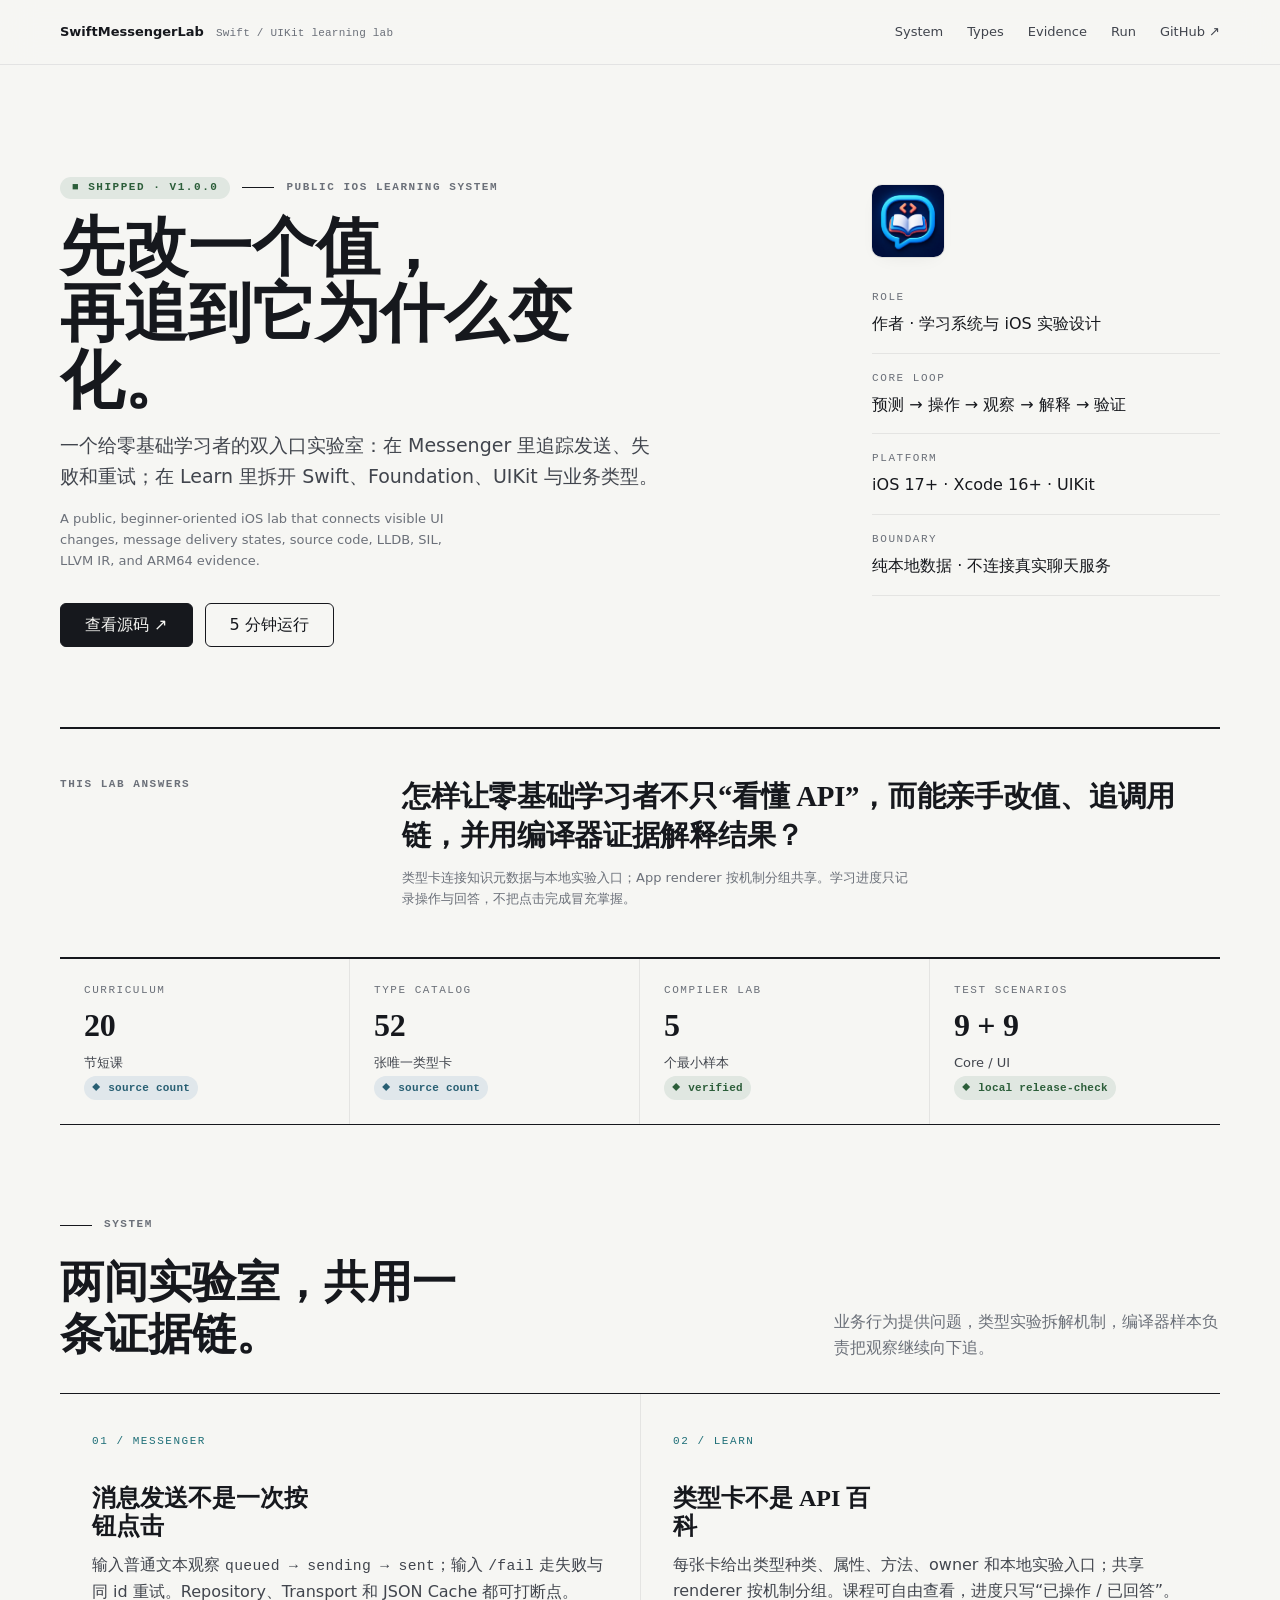
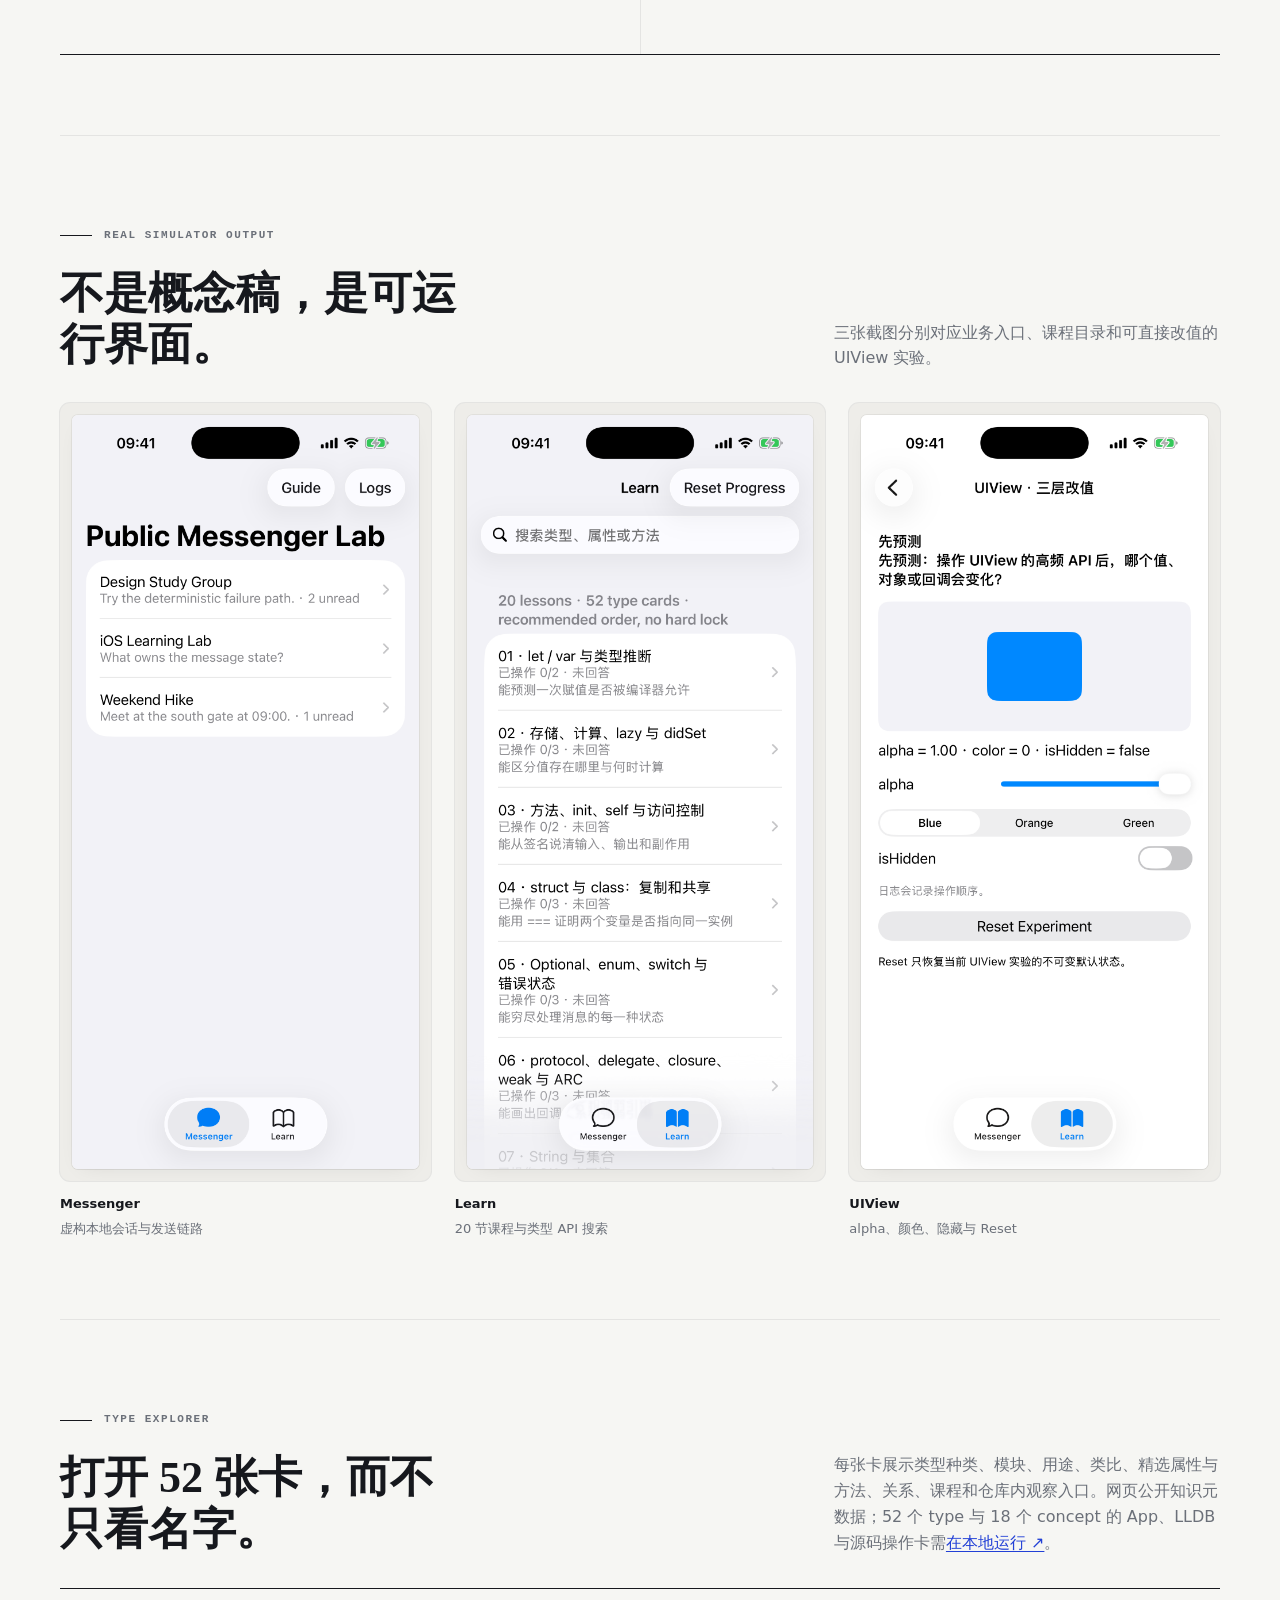
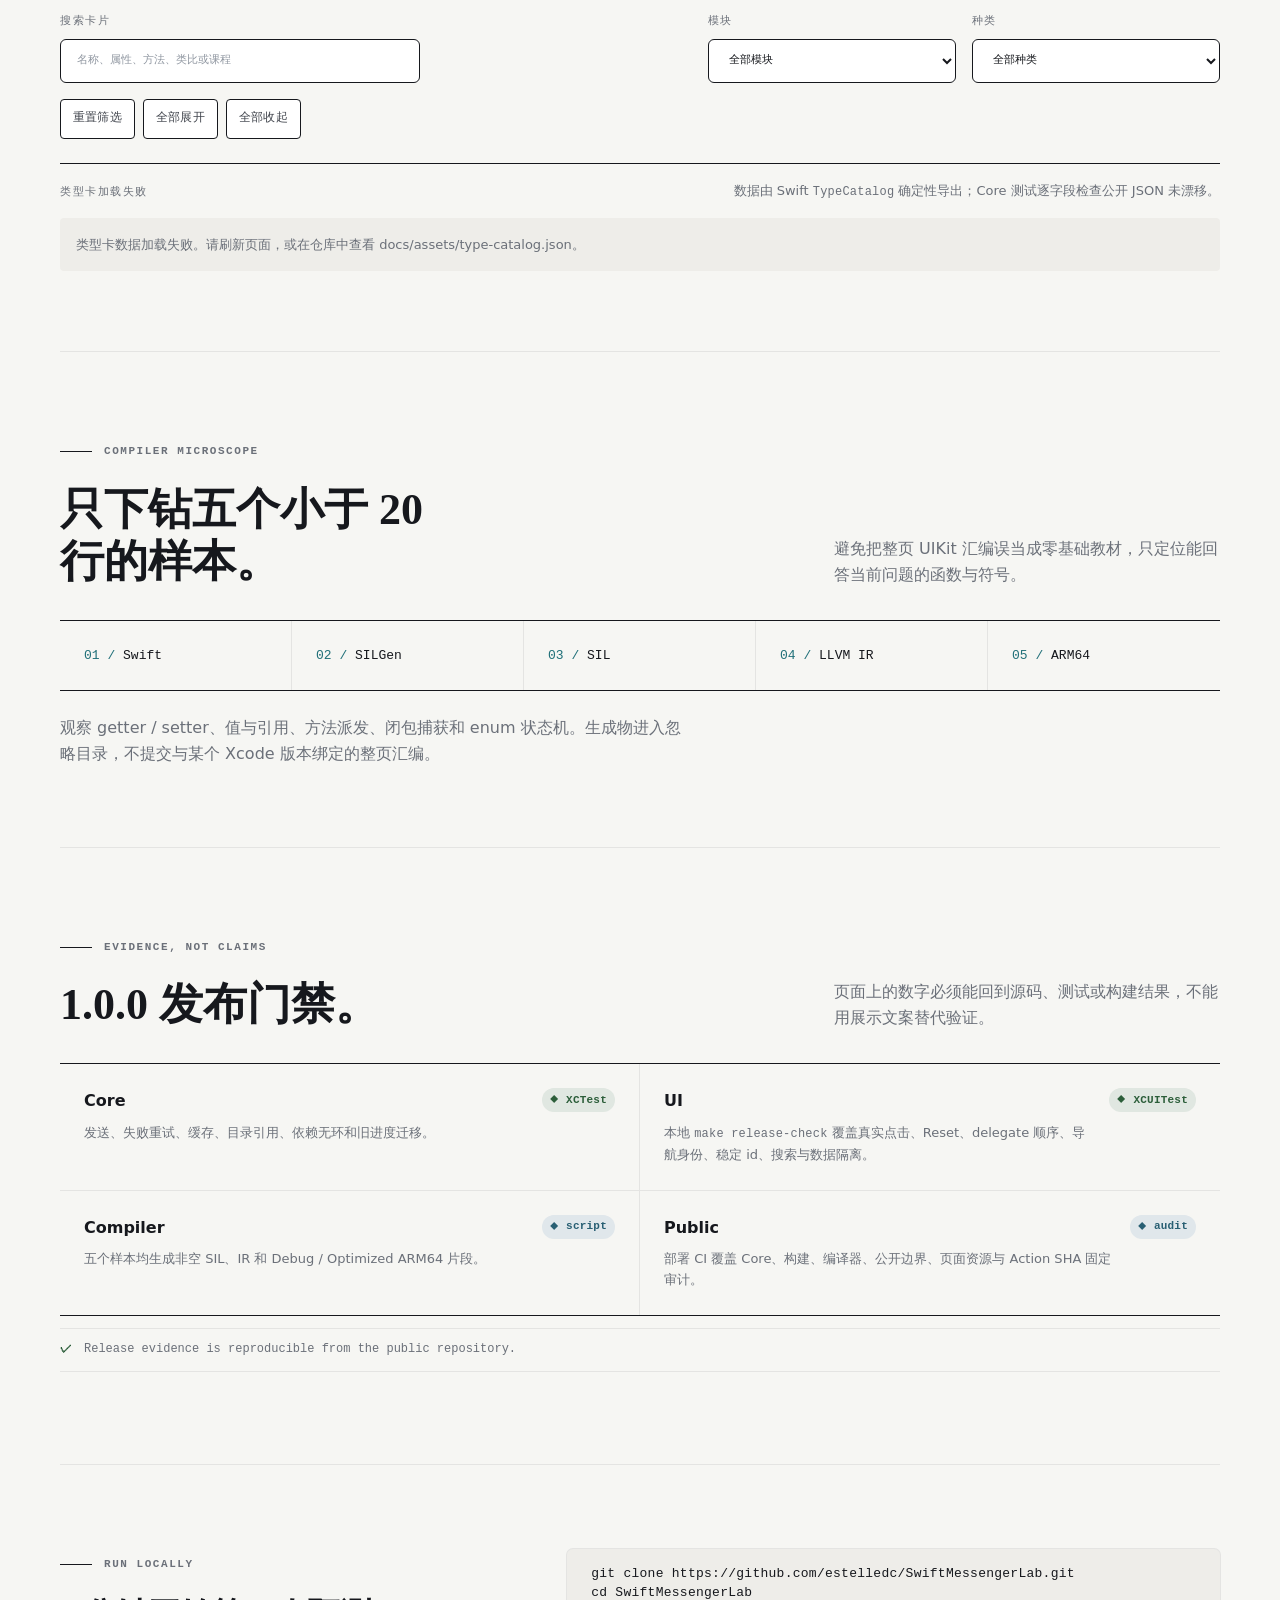
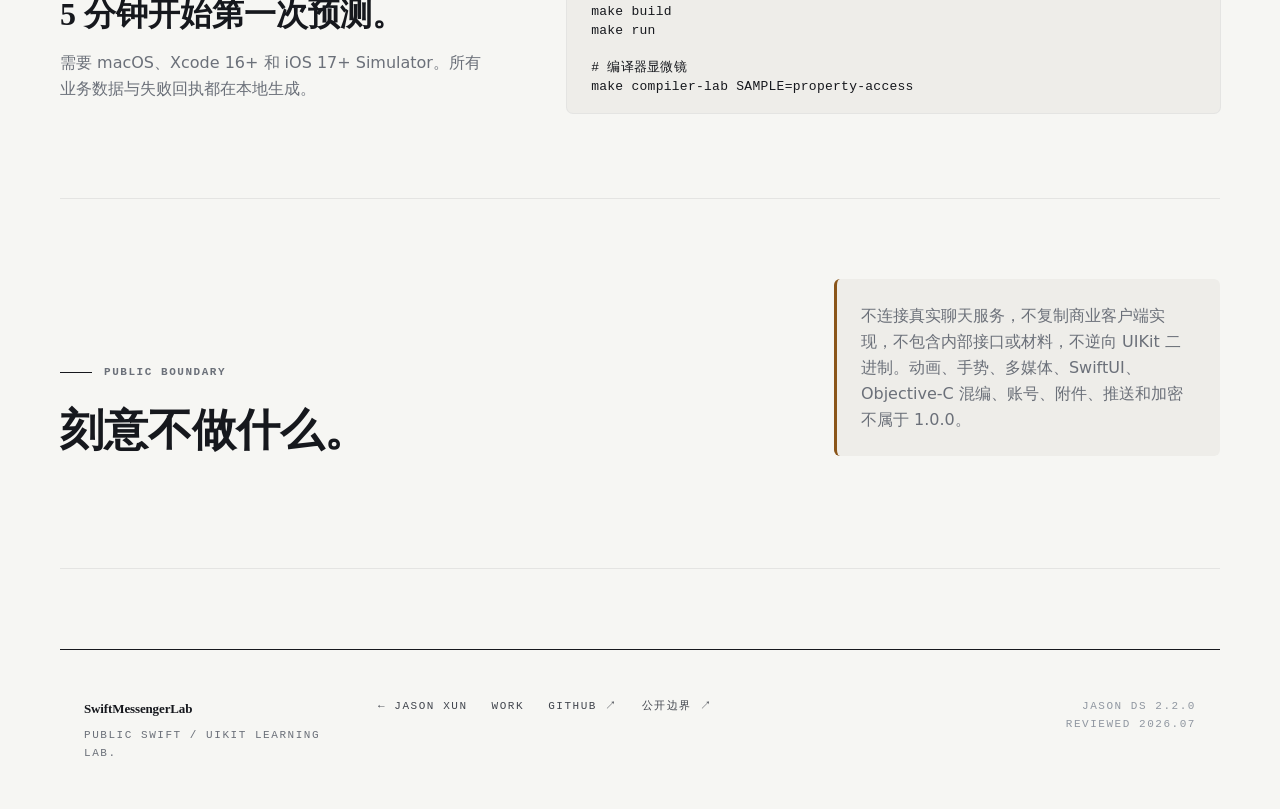
<file: docs/index.html>
<!doctype html>
<html lang="zh-CN">
<head>
  <meta charset="utf-8">
  <meta name="viewport" content="width=device-width, initial-scale=1">
  <meta name="theme-color" content="#f6f6f3">
  <title>SwiftMessengerLab｜Swift / UIKit 类型与 IM 业务实验室</title>
  <meta name="description" content="面向零基础学习者的公开 Swift、Foundation、UIKit 与 IM 业务实验室：可搜索展开 52 张类型卡，连接 20 节短课和 5 个编译器显微镜样本。">
  <link rel="canonical" href="https://estelledc.github.io/SwiftMessengerLab/">
  <link rel="icon" type="image/png" href="assets/favicon.png">
  <link rel="stylesheet" href="assets/jx/tokens.css">
  <link rel="stylesheet" href="assets/jx/base.css">
  <link rel="stylesheet" href="assets/jx/components.css">
  <link rel="stylesheet" href="assets/style.css">
  <meta property="og:type" content="website">
  <meta property="og:locale" content="zh_CN">
  <meta property="og:site_name" content="Jason Xun">
  <meta property="og:title" content="SwiftMessengerLab｜类型与业务实验室">
  <meta property="og:description" content="展开 52 张类型卡，从改一个属性，到追踪一次消息发送，再到观察 SIL 与 ARM64。">
  <meta property="og:url" content="https://estelledc.github.io/SwiftMessengerLab/">
  <meta property="og:image" content="https://estelledc.github.io/SwiftMessengerLab/assets/og-image.png">
  <meta property="og:image:width" content="1200">
  <meta property="og:image:height" content="630">
  <meta property="og:image:alt" content="SwiftMessengerLab 类型、消息状态和编译器证据概览">
  <meta name="twitter:card" content="summary_large_image">
  <meta name="twitter:title" content="SwiftMessengerLab｜类型与业务实验室">
  <meta name="twitter:description" content="可搜索展开的 52 张类型卡、20 节短课与 5 个编译器样本。">
  <meta name="twitter:image" content="https://estelledc.github.io/SwiftMessengerLab/assets/og-image.png">
</head>
<body data-lessons="20" data-types="52" data-samples="5">
  <a class="jx-skip-link" href="#main">跳到主要内容</a>
  <header class="jx-site-header" aria-label="站点导航">
    <div class="jx-site-header__inner">
      <a class="jx-site-header__identity" href="#top" aria-label="SwiftMessengerLab 首页">
        <strong>SwiftMessengerLab</strong><span>Swift / UIKit learning lab</span>
      </a>
      <nav class="jx-site-nav" aria-label="主导航">
        <div class="jx-site-nav__links"><a href="#system">System</a><a href="#types">Types</a><a href="#evidence">Evidence</a><a href="#run">Run</a><a href="https://github.com/estelledc/SwiftMessengerLab" target="_blank" rel="noopener">GitHub ↗</a></div>
        <details class="jx-site-nav__menu"><summary>Menu</summary><nav aria-label="移动导航"><a href="#system">System</a><a href="#types">Types</a><a href="#evidence">Evidence</a><a href="#run">Run</a><a href="https://github.com/estelledc/SwiftMessengerLab" target="_blank" rel="noopener">GitHub ↗</a></nav></details>
      </nav>
    </div>
  </header>

  <main id="main">
    <article>
      <header class="lab-hero jx-container" id="top">
        <div>
          <div class="lab-kicker"><span class="jx-chip" data-state="shipped">Shipped · v1.0.0</span><span class="jx-eyebrow"><span class="jx-eyebrow__rule"></span>Public iOS learning system</span></div>
          <h1>先改一个值，<br>再追到它为什么变化。</h1>
          <p class="lab-lede">一个给零基础学习者的双入口实验室：在 Messenger 里追踪发送、失败和重试；在 Learn 里拆开 Swift、Foundation、UIKit 与业务类型。</p>
          <p class="lab-summary-en" lang="en">A public, beginner-oriented iOS lab that connects visible UI changes, message delivery states, source code, LLDB, SIL, LLVM IR, and ARM64 evidence.</p>
          <div class="lab-actions"><a class="jx-action" href="https://github.com/estelledc/SwiftMessengerLab" target="_blank" rel="noopener">查看源码 ↗</a><a class="jx-action jx-action--secondary" href="#run">5 分钟运行</a></div>
        </div>
        <aside class="lab-facts" aria-label="项目事实">
          <img class="lab-mark" src="assets/app-icon.png" width="1024" height="1024" alt="由对话气泡、代码括号和书本组成的项目图标">
          <dl><div><dt>Role</dt><dd>作者 · 学习系统与 iOS 实验设计</dd></div><div><dt>Core loop</dt><dd>预测 → 操作 → 观察 → 解释 → 验证</dd></div><div><dt>Platform</dt><dd>iOS 17+ · Xcode 16+ · UIKit</dd></div><div><dt>Boundary</dt><dd>纯本地数据 · 不连接真实聊天服务</dd></div></dl>
        </aside>
      </header>

      <aside class="jx-case-question jx-container" aria-label="本项目回答的问题">
        <p class="jx-case-question__label">This lab answers</p>
        <div><strong class="jx-case-question__prompt">怎样让零基础学习者不只“看懂 API”，而能亲手改值、追调用链，并用编译器证据解释结果？</strong><p class="jx-case-question__context">类型卡连接知识元数据与本地实验入口；App renderer 按机制分组共享。学习进度只记录操作与回答，不把点击完成冒充掌握。</p></div>
      </aside>

      <div class="jx-container">
        <ul class="jx-proof-rail" aria-label="已验证的项目规模">
          <li><span class="jx-proof-rail__label">Curriculum</span><strong class="jx-proof-rail__value">20</strong><span class="jx-proof-rail__detail">节短课</span><span class="jx-source-tag" data-source="build">source count</span></li>
          <li><span class="jx-proof-rail__label">Type catalog</span><strong class="jx-proof-rail__value">52</strong><span class="jx-proof-rail__detail">张唯一类型卡</span><span class="jx-source-tag" data-source="build">source count</span></li>
          <li><span class="jx-proof-rail__label">Compiler lab</span><strong class="jx-proof-rail__value">5</strong><span class="jx-proof-rail__detail">个最小样本</span><span class="jx-source-tag" data-source="measured">verified</span></li>
          <li><span class="jx-proof-rail__label">Test scenarios</span><strong class="jx-proof-rail__value">9 + 9</strong><span class="jx-proof-rail__detail">Core / UI</span><span class="jx-source-tag" data-source="measured">local release-check</span></li>
        </ul>
      </div>

      <section class="lab-section jx-container" id="system">
        <div class="lab-section__heading"><div><p class="jx-eyebrow"><span class="jx-eyebrow__rule"></span>System</p><h2>两间实验室，共用一条证据链。</h2></div><p>业务行为提供问题，类型实验拆解机制，编译器样本负责把观察继续向下追。</p></div>
        <div class="lab-card-grid">
          <article class="lab-card"><span class="lab-index">01 / Messenger</span><h3>消息发送不是一次按钮点击</h3><p>输入普通文本观察 <code>queued → sending → sent</code>；输入 <code>/fail</code> 走失败与同 id 重试。Repository、Transport 和 JSON Cache 都可打断点。</p></article>
          <article class="lab-card"><span class="lab-index">02 / Learn</span><h3>类型卡不是 API 百科</h3><p>每张卡给出类型种类、属性、方法、owner 和本地实验入口；共享 renderer 按机制分组。课程可自由查看，进度只写“已操作 / 已回答”。</p></article>
        </div>
      </section>

      <section class="lab-section jx-container" aria-labelledby="screens-title">
        <div class="lab-section__heading"><div><p class="jx-eyebrow"><span class="jx-eyebrow__rule"></span>Real simulator output</p><h2 id="screens-title">不是概念稿，是可运行界面。</h2></div><p>三张截图分别对应业务入口、课程目录和可直接改值的 UIView 实验。</p></div>
        <div class="lab-screen-grid">
          <figure><div class="lab-screen"><img src="assets/screenshot-messenger.png" width="1206" height="2622" alt="Messenger 会话列表真实模拟器截图" loading="lazy" decoding="async"></div><figcaption><strong>Messenger</strong><span>虚构本地会话与发送链路</span></figcaption></figure>
          <figure><div class="lab-screen"><img src="assets/screenshot-learn.png" width="1206" height="2622" alt="Learn 课程目录真实模拟器截图" loading="lazy" decoding="async"></div><figcaption><strong>Learn</strong><span>20 节课程与类型 API 搜索</span></figcaption></figure>
          <figure><div class="lab-screen"><img src="assets/screenshot-uiview.png" width="1206" height="2622" alt="UIView 白名单属性实验真实模拟器截图" loading="lazy" decoding="async"></div><figcaption><strong>UIView</strong><span>alpha、颜色、隐藏与 Reset</span></figcaption></figure>
        </div>
      </section>

      <section class="lab-section jx-container" id="types" aria-labelledby="type-title">
        <div class="lab-section__heading">
          <div><p class="jx-eyebrow"><span class="jx-eyebrow__rule"></span>Type explorer</p><h2 id="type-title">打开 52 张卡，而不只看名字。</h2></div>
          <p>每张卡展示类型种类、模块、用途、类比、精选属性与方法、关系、课程和仓库内观察入口。网页公开知识元数据；52 个 type 与 18 个 concept 的 App、LLDB 与源码操作卡需<a href="https://github.com/estelledc/SwiftMessengerLab/blob/main/docs/experiment-cards.md" target="_blank" rel="noopener">在本地运行 ↗</a>。</p>
        </div>
        <div class="lab-type-controls" aria-label="类型卡筛选">
          <label class="lab-filter lab-filter--query">搜索卡片<input id="type-filter" type="search" autocomplete="off" aria-controls="type-list" placeholder="名称、属性、方法、类比或课程"></label>
          <label class="lab-filter">模块<select id="type-module-filter" aria-controls="type-list"><option value="all">全部模块</option></select></label>
          <label class="lab-filter">种类<select id="type-kind-filter" aria-controls="type-list"><option value="all">全部种类</option></select></label>
          <div class="lab-type-actions" role="group" aria-label="类型卡视图操作">
            <button id="type-reset" class="lab-control-button" type="button">重置筛选</button>
            <button id="type-expand" class="lab-control-button" type="button">全部展开</button>
            <button id="type-collapse" class="lab-control-button" type="button">全部收起</button>
          </div>
        </div>
        <div class="lab-type-toolbar">
          <p id="type-count" class="lab-count" aria-live="polite">正在加载 52 张类型卡…</p>
          <p class="lab-type-note">数据由 Swift <code>TypeCatalog</code> 确定性导出；Core 测试逐字段检查公开 JSON 未漂移。</p>
        </div>
        <div id="type-list" class="lab-type-grid" aria-busy="true"></div>
        <noscript><p class="lab-type-empty">类型卡浏览器需要 JavaScript。也可以在仓库中直接查看 <code>docs/assets/type-catalog.json</code>。</p></noscript>
      </section>

      <section class="lab-section jx-container">
        <div class="lab-section__heading"><div><p class="jx-eyebrow"><span class="jx-eyebrow__rule"></span>Compiler microscope</p><h2>只下钻五个小于 20 行的样本。</h2></div><p>避免把整页 UIKit 汇编误当成零基础教材，只定位能回答当前问题的函数与符号。</p></div>
        <ol class="lab-pipeline" aria-label="编译器观察流水线"><li>Swift</li><li>SILGen</li><li>SIL</li><li>LLVM IR</li><li>ARM64</li></ol>
        <p class="lab-note">观察 getter / setter、值与引用、方法派发、闭包捕获和 enum 状态机。生成物进入忽略目录，不提交与某个 Xcode 版本绑定的整页汇编。</p>
      </section>

      <section class="lab-section jx-container" id="evidence">
        <div class="lab-section__heading"><div><p class="jx-eyebrow"><span class="jx-eyebrow__rule"></span>Evidence, not claims</p><h2>1.0.0 发布门禁。</h2></div><p>页面上的数字必须能回到源码、测试或构建结果，不能用展示文案替代验证。</p></div>
        <ul class="lab-evidence-list"><li><div><strong>Core</strong><p>发送、失败重试、缓存、目录引用、依赖无环和旧进度迁移。</p></div><span class="jx-source-tag" data-source="measured">XCTest</span></li><li><div><strong>UI</strong><p>本地 <code>make release-check</code> 覆盖真实点击、Reset、delegate 顺序、导航身份、稳定 id、搜索与数据隔离。</p></div><span class="jx-source-tag" data-source="measured">XCUITest</span></li><li><div><strong>Compiler</strong><p>五个样本均生成非空 SIL、IR 和 Debug / Optimized ARM64 片段。</p></div><span class="jx-source-tag" data-source="build">script</span></li><li><div><strong>Public</strong><p>部署 CI 覆盖 Core、构建、编译器、公开边界、页面资源与 Action SHA 固定审计。</p></div><span class="jx-source-tag" data-source="build">audit</span></li></ul>
        <p class="jx-verification-line">Release evidence is reproducible from the public repository.</p>
      </section>

      <section class="lab-section jx-container" id="run">
        <div class="lab-run"><div><p class="jx-eyebrow"><span class="jx-eyebrow__rule"></span>Run locally</p><h2>5 分钟开始第一次预测。</h2><p>需要 macOS、Xcode 16+ 和 iOS 17+ Simulator。所有业务数据与失败回执都在本地生成。</p></div><pre><code>git clone https://github.com/estelledc/SwiftMessengerLab.git
cd SwiftMessengerLab
make build
make run

# 编译器显微镜
make compiler-lab SAMPLE=property-access</code></pre></div>
      </section>

      <section class="lab-section jx-container">
        <div class="lab-section__heading"><div><p class="jx-eyebrow"><span class="jx-eyebrow__rule"></span>Public boundary</p><h2>刻意不做什么。</h2></div><p class="lab-limit">不连接真实聊天服务，不复制商业客户端实现，不包含内部接口或材料，不逆向 UIKit 二进制。动画、手势、多媒体、SwiftUI、Objective-C 混编、账号、附件、推送和加密不属于 1.0.0。</p></div>
      </section>
    </article>
  </main>

  <footer class="jx-footer"><div class="jx-footer__colophon"><strong>SwiftMessengerLab</strong>Public Swift / UIKit learning lab.</div><nav class="jx-footer__index" aria-label="页脚导航"><a href="https://estelledc.github.io/">← Jason Xun</a><a href="https://estelledc.github.io/work/">Work</a><a href="https://github.com/estelledc/SwiftMessengerLab">GitHub ↗</a><a href="https://github.com/estelledc/SwiftMessengerLab/blob/main/docs/public-research-boundary.md">公开边界 ↗</a></nav><div class="jx-footer__stamp">Jason DS 2.2.0<br>Reviewed 2026.07</div></footer>
  <script src="assets/app.js"></script>
</body>
</html>
</file>
<file: docs/assets/jx/tokens.css>
/* Jason DS · Tokens v2.2.0
 * SoT: dotfiles/home-claude/design-system/jx-tokens.css
 * 展示站通过 vendor copy 同步：scripts/sync-jx-to-repos.sh
 *
 * 命名空间硬规则：
 * - --jx-* 前缀禁改
 * - 取值在 satellite :root 覆盖（layer 2）
 * - 完全自定义元素用 --<repo-name>-* 二级命名空间
 */

:root {
  color-scheme: light dark;

  /* ── Color · light ── */
  --jx-paper: #f6f6f3;
  --jx-surface: #ffffff;
  --jx-surface-sunk: #eeede9;
  --jx-ink: #16181d;
  --jx-ink-2: #41454d;
  --jx-ink-muted: #6b7079;
  --jx-ink-faint: #9097a1;
  --jx-rule: rgba(22,24,29,0.08);
  --jx-rule-soft: rgba(22,24,29,0.04);
  --jx-rule-strong: var(--jx-ink);
  --jx-accent: #2240d6;
  --jx-accent-hover: color-mix(in oklab, var(--jx-accent), black 10%);
  --jx-accent-tint: color-mix(in oklab, var(--jx-accent), white 88%);
  --jx-focus-ring: rgba(34,64,214,0.28);
  --jx-link: var(--jx-accent);
  --jx-cta-bg: var(--jx-ink);
  --jx-cta-fg: var(--jx-paper);
  --jx-accent-hub: #2240d6; /* 逃生通道：satellite override --jx-accent 时仍能强制墨蓝 */

  /* ── Status · 三态 ── */
  --jx-state-learning: #1f6f78;
  --jx-state-learning-tint: color-mix(in oklab, var(--jx-state-learning), white 86%);
  --jx-state-learning-glyph: "△";
  --jx-state-building: #8a5519;
  --jx-state-building-tint: color-mix(in oklab, var(--jx-state-building), white 86%);
  --jx-state-building-glyph: "◇";
  --jx-state-shipped: #2c5e3a;
  --jx-state-shipped-tint: color-mix(in oklab, var(--jx-state-shipped), white 86%);
  --jx-state-shipped-glyph: "■";
  --jx-state-concept: #6950a1;
  --jx-state-concept-tint: color-mix(in oklab, var(--jx-state-concept), white 86%);
  --jx-state-concept-glyph: "○";
  --jx-state-prototype: var(--jx-state-building);
  --jx-state-prototype-tint: var(--jx-state-building-tint);
  --jx-state-prototype-glyph: "◇";
  --jx-state-maintained: #285f73;
  --jx-state-maintained-tint: color-mix(in oklab, var(--jx-state-maintained), white 86%);
  --jx-state-maintained-glyph: "◆";
  --jx-state-archived: #62666e;
  --jx-state-archived-tint: color-mix(in oklab, var(--jx-state-archived), white 86%);
  --jx-state-archived-glyph: "□";

  /* ── Typography ── */
  --jx-font-display: "Source Serif 4", "Spectral", "Songti SC", Georgia, serif;
  --jx-font-sans-zh: -apple-system, BlinkMacSystemFont, "PingFang SC", "HarmonyOS Sans SC", "Source Han Sans SC", "Noto Sans CJK SC", "Microsoft YaHei", system-ui, sans-serif;
  --jx-font-sans-latin: "Inter", "Geist", ui-sans-serif, system-ui, sans-serif;
  --jx-font-mono: "JetBrains Mono", "IBM Plex Mono", ui-monospace, "Cascadia Code", "SF Mono", Menlo, monospace;
  --jx-font-features-body: "ss01", "cv11", "calt" 1, "liga" 1;
  --jx-font-features-mono: "zero", "ss02";

  --jx-fs-micro: 11px;
  --jx-fs-xs: 12px;
  --jx-fs-sm: 13px;
  --jx-fs-body: 16px;
  --jx-fs-lg: 19px;
  --jx-fs-h3: 24px;
  --jx-fs-h2: 32px;
  --jx-fs-h1: 44px;
  --jx-fs-display: 64px;
  --jx-fs-display-fluid: clamp(2.5rem, 6vw, 4rem);

  --jx-weight-reading: 400;
  --jx-weight-ui: 500;
  --jx-weight-heading: 600;

  --jx-leading-display: 1.04;
  --jx-leading-tight: 1.18;
  --jx-leading-body: 1.62;
  --jx-leading-mono: 1.45;

  --jx-tracking-display: -0.028em;
  --jx-tracking-h1: -0.022em;
  --jx-tracking-h2: -0.016em;
  --jx-tracking-h3: -0.01em;
  --jx-tracking-body: 0;
  --jx-tracking-mono: 0.02em;
  --jx-tracking-eyebrow: 0.14em;
  --jx-tracking-cjk: 0;

  --jx-measure-title: 18ch;
  --jx-measure-lede: 32em;
  --jx-measure-body: 62ch;

  /* ── Space ── */
  --jx-space-1: 4px;
  --jx-space-2: 8px;
  --jx-space-3: 12px;
  --jx-space-4: 16px;
  --jx-space-5: 24px;
  --jx-space-6: 32px;
  --jx-space-7: 48px;
  --jx-space-8: 72px;
  --jx-section-y: clamp(48px, 7.5vw, 80px);
  --jx-gutter: clamp(16px, 3vw, 24px);
  --jx-container: 1160px;
  --jx-container-narrow: 760px;
  --jx-header-height: 64px;

  /* ── Radius ── */
  --jx-radius-1: 2px;
  --jx-radius-2: 4px;
  --jx-radius-3: 6px;
  --jx-radius-4: 10px;
  --jx-radius-5: 14px;
  --jx-radius-pill: 9999px;

  /* ── Shadow ── */
  --jx-shadow-hairline: 0 0 0 1px var(--jx-rule);
  --jx-shadow-hairline-strong: 0 0 0 1px var(--jx-rule-strong);
  --jx-shadow-stack:
    0 0 0 1px rgba(22,24,29,0.06),
    0 1px 1px rgba(22,24,29,0.03),
    0 6px 20px -10px rgba(22,24,29,0.10),
    inset 0 0 0 1px rgba(255,255,255,0.55);
  --jx-shadow-stack-dark:
    0 0 0 1px rgba(255,255,255,0.06),
    0 1px 1px rgba(0,0,0,0.4),
    0 8px 28px -12px rgba(0,0,0,0.55),
    inset 0 0 0 1px rgba(255,255,255,0.04);
  --jx-shadow-focus: 0 0 0 3px var(--jx-focus-ring);
  --jx-shadow-press: inset 0 1px 0 rgba(22,24,29,0.06);

  /* ── Motion · responsive by default, quiet by frequency ── */
  --jx-ease-out: cubic-bezier(0.23, 1, 0.32, 1);
  --jx-ease-in-out: cubic-bezier(0.77, 0, 0.175, 1);
  --jx-ease-drawer: cubic-bezier(0.32, 0.72, 0, 1);
  --jx-easing: var(--jx-ease-out); /* compatibility alias */
  --jx-easing-press: var(--jx-ease-out);
  --jx-duration-fast: 120ms;
  --jx-duration-press: 140ms;
  --jx-duration-popover: 180ms;
  --jx-duration-base: 200ms;
  --jx-duration-slow: 320ms;
  --jx-press-scale: 0.97;
}

/* ── Color · dark mirror ── */
@media (prefers-color-scheme: dark) {
  :root {
    --jx-paper: #0e1014;
    --jx-surface: #161922;
    --jx-surface-sunk: #0a0c10;
    --jx-ink: #ebecef;
    --jx-ink-2: #b0b4bd;
    --jx-ink-muted: #7c818c;
    --jx-ink-faint: #5a5f69;
    --jx-rule: rgba(255,255,255,0.07);
    --jx-rule-soft: rgba(255,255,255,0.035);
    --jx-rule-strong: var(--jx-ink);
    --jx-accent: #6c8aff;
    --jx-accent-hover: color-mix(in oklab, var(--jx-accent), white 10%);
    --jx-accent-tint: color-mix(in oklab, var(--jx-accent), black 70%);
    --jx-focus-ring: rgba(108,138,255,0.36);
    --jx-shadow-stack: var(--jx-shadow-stack-dark);
    --jx-state-learning: #69b6bf;
    --jx-state-learning-tint: color-mix(in oklab, var(--jx-state-learning), black 76%);
    --jx-state-building: #d49a57;
    --jx-state-building-tint: color-mix(in oklab, var(--jx-state-building), black 76%);
    --jx-state-shipped: #77b88b;
    --jx-state-shipped-tint: color-mix(in oklab, var(--jx-state-shipped), black 76%);
    --jx-state-concept: #b9a1eb;
    --jx-state-concept-tint: color-mix(in oklab, var(--jx-state-concept), black 76%);
    --jx-state-maintained: #79b4ca;
    --jx-state-maintained-tint: color-mix(in oklab, var(--jx-state-maintained), black 76%);
    --jx-state-archived: #a4a8b0;
    --jx-state-archived-tint: color-mix(in oklab, var(--jx-state-archived), black 76%);
  }
}

/* ── Print mode ── */
@media print {
  :root {
    --jx-paper: #ffffff;
    --jx-ink: #000000;
  }
}
</file>
<file: docs/assets/jx/base.css>
/* Jason DS · Base v2.2.0
 * 默认 reset + body 排版基底 + chrome layer 强制 sans
 */

*,
*::before,
*::after { box-sizing: border-box; }

html {
  scroll-behavior: smooth;
  -webkit-text-size-adjust: 100%;
  -moz-text-size-adjust: 100%;
  text-size-adjust: 100%;
}

body {
  margin: 0;
  background: var(--jx-paper);
  color: var(--jx-ink);
  font-family: var(--jx-font-sans-zh);
  font-size: var(--jx-fs-body);
  line-height: var(--jx-leading-body);
  font-feature-settings: var(--jx-font-features-body);
  -webkit-font-smoothing: antialiased;
  -moz-osx-font-smoothing: grayscale;
  text-rendering: optimizeLegibility;
}

img,
picture,
video,
canvas {
  display: block;
  max-width: 100%;
}

button,
input,
select,
textarea {
  font: inherit;
}

:target {
  scroll-margin-top: calc(var(--jx-header-height) + var(--jx-space-4));
}

body :lang(en) {
  font-family: var(--jx-font-sans-latin);
  letter-spacing: var(--jx-tracking-body);
}

/* Headings：display serif，CJK / Latin 字距分流 */
h1, h2, h3, h4 {
  font-family: var(--jx-font-display);
  font-weight: var(--jx-weight-heading);
  line-height: var(--jx-leading-tight);
  margin-block: var(--jx-space-5) var(--jx-space-4);
}
h1 { font-size: var(--jx-fs-h1); letter-spacing: var(--jx-tracking-h1); }
h2 { font-size: var(--jx-fs-h2); letter-spacing: var(--jx-tracking-h2); }
h3 { font-size: var(--jx-fs-h3); letter-spacing: var(--jx-tracking-h3); }
h4 { font-size: var(--jx-fs-lg); letter-spacing: var(--jx-tracking-h3); }
h1:lang(zh), h2:lang(zh), h3:lang(zh), h4:lang(zh) { letter-spacing: var(--jx-tracking-cjk); }

/* Body links */
a {
  color: var(--jx-link);
  text-decoration: underline;
  text-decoration-thickness: 1px;
  text-underline-offset: 0.18em;
  transition: color var(--jx-duration-fast) var(--jx-easing);
}
a:hover { color: var(--jx-accent-hover); }
a:focus-visible {
  outline: none;
  box-shadow: var(--jx-shadow-focus);
  border-radius: var(--jx-radius-2);
}

button:focus-visible,
summary:focus-visible,
[tabindex]:focus-visible {
  outline: 2px solid var(--jx-accent);
  outline-offset: 3px;
}

.jx-container {
  width: min(calc(100% - (2 * var(--jx-gutter))), var(--jx-container));
  margin-inline: auto;
}

.jx-container--narrow {
  width: min(calc(100% - (2 * var(--jx-gutter))), var(--jx-container-narrow));
  margin-inline: auto;
}

.jx-section {
  padding-block: var(--jx-section-y);
}

.jx-visually-hidden {
  position: absolute !important;
  width: 1px !important;
  height: 1px !important;
  padding: 0 !important;
  margin: -1px !important;
  overflow: hidden !important;
  clip: rect(0, 0, 0, 0) !important;
  white-space: nowrap !important;
  border: 0 !important;
}

/* Mono inline */
code, kbd, samp {
  font-family: var(--jx-font-mono);
  font-size: 0.92em;
  letter-spacing: var(--jx-tracking-mono);
  font-feature-settings: var(--jx-font-features-mono);
}

/* Block code 默认 hairline + sunk surface */
pre {
  font-family: var(--jx-font-mono);
  font-size: var(--jx-fs-sm);
  line-height: var(--jx-leading-mono);
  background: var(--jx-surface-sunk);
  padding: var(--jx-space-4) var(--jx-space-5);
  border-radius: var(--jx-radius-3);
  box-shadow: var(--jx-shadow-hairline);
  overflow-x: auto;
  margin-block: var(--jx-space-5);
}
pre code { background: transparent; padding: 0; font-size: inherit; }

/* Quotes */
blockquote {
  margin-block: var(--jx-space-5);
  padding-inline-start: var(--jx-space-5);
  border-inline-start: 2px solid var(--jx-rule-strong);
  font-style: italic;
  color: var(--jx-ink-2);
}

/* HR：默认就是 hairline */
hr {
  border: none;
  border-top: 1px solid var(--jx-rule-strong);
  margin-block: var(--jx-section-y);
}

/* 选中态 */
::selection {
  background: var(--jx-accent-tint);
  color: var(--jx-ink);
}

/* Reduced motion keeps semantic color/opacity feedback; components remove travel. */
@media (prefers-reduced-motion: reduce) {
  html { scroll-behavior: auto; }
}
</file>
<file: docs/assets/jx/components.css>
/* Jason DS · Eyebrow v1.0.0 */

.jx-eyebrow {
  display: inline-flex;
  align-items: center;
  gap: var(--jx-space-3);
  font-family: var(--jx-font-mono);
  font-size: var(--jx-fs-micro);
  font-weight: var(--jx-weight-heading);
  text-transform: uppercase;
  letter-spacing: var(--jx-tracking-eyebrow);
  color: var(--jx-ink-muted);
  font-feature-settings: var(--jx-font-features-mono);
}
.jx-eyebrow__rule {
  display: inline-block;
  width: var(--jx-space-6);
  height: 1px;
  background: var(--jx-rule-strong);
}

/* Jason DS · Status Chip v2.0.0
 * Lifecycle states with shape redundancy. Legacy learning/building/shipped
 * values remain supported for existing learning sites.
 * Required: color + glyph + mono label (color-blind safe)
 */

.jx-chip {
  display: inline-flex;
  align-items: center;
  gap: var(--jx-space-2);
  padding: 2px var(--jx-space-3);
  font-family: var(--jx-font-mono);
  font-size: var(--jx-fs-micro);
  font-weight: var(--jx-weight-heading);
  text-transform: uppercase;
  letter-spacing: var(--jx-tracking-eyebrow);
  border-radius: var(--jx-radius-pill);
  background: var(--_chip-tint);
  color: var(--_chip-color);
  font-feature-settings: var(--jx-font-features-mono);
  white-space: nowrap;
}
.jx-chip::before {
  content: var(--_chip-glyph);
  font-size: 1em;
  line-height: 1;
}
.jx-chip[data-state="learning"] {
  --_chip-color: var(--jx-state-learning);
  --_chip-tint: var(--jx-state-learning-tint);
  --_chip-glyph: var(--jx-state-learning-glyph);
}
.jx-chip[data-state="building"] {
  --_chip-color: var(--jx-state-building);
  --_chip-tint: var(--jx-state-building-tint);
  --_chip-glyph: var(--jx-state-building-glyph);
}
.jx-chip[data-state="shipped"] {
  --_chip-color: var(--jx-state-shipped);
  --_chip-tint: var(--jx-state-shipped-tint);
  --_chip-glyph: var(--jx-state-shipped-glyph);
}
.jx-chip[data-state="concept"] {
  --_chip-color: var(--jx-state-concept);
  --_chip-tint: var(--jx-state-concept-tint);
  --_chip-glyph: var(--jx-state-concept-glyph);
}
.jx-chip[data-state="prototype"] {
  --_chip-color: var(--jx-state-prototype);
  --_chip-tint: var(--jx-state-prototype-tint);
  --_chip-glyph: var(--jx-state-prototype-glyph);
}
.jx-chip[data-state="maintained"] {
  --_chip-color: var(--jx-state-maintained);
  --_chip-tint: var(--jx-state-maintained-tint);
  --_chip-glyph: var(--jx-state-maintained-glyph);
}
.jx-chip[data-state="archived"] {
  --_chip-color: var(--jx-state-archived);
  --_chip-tint: var(--jx-state-archived-tint);
  --_chip-glyph: var(--jx-state-archived-glyph);
}

/* Jason DS · External Pill v2.2.0
 * 出站链接统一 hairline + 右上 ↗ 箭头 (no icon font)
 */

.jx-pill {
  display: inline-flex;
  align-items: center;
  gap: var(--jx-space-2);
  padding: var(--jx-space-2) var(--jx-space-4);
  font-family: var(--jx-font-mono);
  font-size: var(--jx-fs-xs);
  letter-spacing: var(--jx-tracking-mono);
  color: var(--jx-ink-2);
  text-decoration: none;
  border-radius: var(--jx-radius-pill);
  box-shadow: var(--jx-shadow-hairline);
  background: transparent;
  transition: color var(--jx-duration-fast) var(--jx-easing),
              box-shadow var(--jx-duration-fast) var(--jx-easing);
}
.jx-pill::after {
  content: "↗";
  font-size: 0.92em;
  color: var(--jx-ink-muted);
  transition: transform var(--jx-duration-fast) var(--jx-easing);
}
.jx-pill:hover {
  color: var(--jx-accent);
  box-shadow: 0 0 0 1px var(--jx-accent);
}
.jx-pill:hover::after { color: var(--jx-accent); }
.jx-pill:focus-visible {
  outline: none;
  box-shadow: var(--jx-shadow-focus);
}

@media (hover: hover) and (pointer: fine) {
  .jx-pill:hover::after {
    transform: translate(1px, -1px);
  }
}

@media (prefers-reduced-motion: reduce) {
  .jx-pill::after {
    transform: none;
    transition: color var(--jx-duration-fast) var(--jx-ease-out);
  }
}

/* Jason DS · Footer v1.0.0
 * 三栏：colophon / 索引 / last-updated
 * Layer 1：9 仓必有此结构
 */

.jx-footer {
  margin-top: var(--jx-section-y);
  padding: var(--jx-space-7) var(--jx-gutter);
  border-top: 1px solid var(--jx-rule-strong);
  display: grid;
  grid-template-columns: 1fr 2fr 1fr;
  gap: var(--jx-space-6);
  max-width: var(--jx-container);
  margin-inline: auto;
  font-family: var(--jx-font-mono);
  font-size: var(--jx-fs-micro);
  letter-spacing: var(--jx-tracking-eyebrow);
  text-transform: uppercase;
  color: var(--jx-ink-muted);
  font-feature-settings: var(--jx-font-features-mono);
}
.jx-footer__colophon strong {
  display: block;
  font-family: var(--jx-font-display);
  font-size: var(--jx-fs-sm);
  font-weight: var(--jx-weight-heading);
  letter-spacing: var(--jx-tracking-h3);
  text-transform: none;
  color: var(--jx-ink);
  margin-bottom: var(--jx-space-2);
}
.jx-footer__index {
  display: flex;
  flex-wrap: wrap;
  gap: var(--jx-space-3) var(--jx-space-5);
}
.jx-footer__index a {
  color: var(--jx-ink-2);
  text-decoration: none;
  transition: color var(--jx-duration-fast) var(--jx-easing);
}
.jx-footer__index a:hover { color: var(--jx-accent); }
.jx-footer__stamp {
  text-align: end;
  color: var(--jx-ink-faint);
}
@media (max-width: 720px) {
  .jx-footer {
    grid-template-columns: 1fr;
  }
  .jx-footer__stamp {
    text-align: start;
    border-top: 1px solid var(--jx-rule);
    padding-top: var(--jx-space-3);
  }
}

/* Jason DS · Return to Hub v1.0.0
 * 9 satellite 必现，固定左上 mono caption。
 * Hub 自身不引此组件。
 */

.jx-return-to-hub {
  position: relative; /* 各仓可在自己 :root 下加 fixed/absolute */
  display: inline-flex;
  align-items: center;
  gap: var(--jx-space-2);
  padding: var(--jx-space-2) 0;
  font-family: var(--jx-font-mono);
  font-size: var(--jx-fs-micro);
  text-transform: lowercase;
  letter-spacing: var(--jx-tracking-eyebrow);
  color: var(--jx-ink-muted);
  text-decoration: none;
  font-feature-settings: var(--jx-font-features-mono);
  transition: color var(--jx-duration-fast) var(--jx-easing);
}
.jx-return-to-hub::before { content: "←"; }
.jx-return-to-hub:hover {
  color: var(--jx-accent-hub); /* 强制墨蓝逃生通道，satellite override --jx-accent 时仍墨蓝 */
}
.jx-return-to-hub:focus-visible {
  outline: none;
  box-shadow: var(--jx-shadow-focus);
}

/* Jason DS · Site chrome v2.2.0
 * Shared identity, accessible navigation, skip link, and action styles.
 */

.jx-skip-link {
  position: fixed;
  inset: var(--jx-space-3) auto auto var(--jx-space-3);
  z-index: 1000;
  padding: var(--jx-space-2) var(--jx-space-4);
  color: var(--jx-cta-fg);
  background: var(--jx-cta-bg);
  border-radius: var(--jx-radius-2);
  text-decoration: none;
  transform: translateY(calc(-100% - var(--jx-space-5)));
  transition: transform var(--jx-duration-fast) var(--jx-easing);
}

.jx-skip-link:focus {
  transform: translateY(0);
}

.jx-site-header {
  position: sticky;
  inset-block-start: 0;
  z-index: 100;
  min-height: var(--jx-header-height);
  color: var(--jx-ink);
  background: color-mix(in oklab, var(--jx-paper), transparent 8%);
  border-bottom: 1px solid var(--jx-rule);
  backdrop-filter: blur(16px) saturate(120%);
  -webkit-backdrop-filter: blur(16px) saturate(120%);
}

.jx-site-header__inner {
  width: min(calc(100% - (2 * var(--jx-gutter))), var(--jx-container));
  min-height: var(--jx-header-height);
  margin-inline: auto;
  display: flex;
  align-items: center;
  justify-content: space-between;
  gap: var(--jx-space-5);
}

.jx-site-header__identity {
  min-width: 0;
  display: flex;
  align-items: baseline;
  gap: var(--jx-space-3);
  color: var(--jx-ink);
  text-decoration: none;
}

.jx-site-header__identity strong {
  font-family: var(--jx-font-sans-zh);
  font-size: var(--jx-fs-sm);
  font-weight: var(--jx-weight-heading);
  white-space: nowrap;
}

.jx-site-header__identity span {
  overflow: hidden;
  color: var(--jx-ink-muted);
  font-family: var(--jx-font-mono);
  font-size: var(--jx-fs-micro);
  letter-spacing: var(--jx-tracking-mono);
  text-overflow: ellipsis;
  white-space: nowrap;
}

.jx-site-nav,
.jx-site-nav__links {
  display: flex;
  align-items: center;
  gap: var(--jx-space-5);
}

.jx-site-nav a {
  color: var(--jx-ink-2);
  font-size: var(--jx-fs-sm);
  font-weight: var(--jx-weight-ui);
  text-decoration: none;
}

.jx-site-nav a:hover,
.jx-site-nav a[aria-current="page"] {
  color: var(--jx-ink);
}

.jx-site-nav__menu {
  display: none;
}

.jx-action {
  display: inline-flex;
  align-items: center;
  justify-content: center;
  min-height: 44px;
  padding: var(--jx-space-3) var(--jx-space-5);
  color: var(--jx-cta-fg);
  background: var(--jx-cta-bg);
  border: 1px solid var(--jx-cta-bg);
  border-radius: var(--jx-radius-3);
  font-weight: var(--jx-weight-ui);
  line-height: 1;
  text-decoration: none;
  transition: transform var(--jx-duration-press) var(--jx-ease-out),
              color var(--jx-duration-fast) var(--jx-ease-out),
              background-color var(--jx-duration-fast) var(--jx-ease-out),
              border-color var(--jx-duration-fast) var(--jx-ease-out);
}

.jx-action:hover {
  color: var(--jx-cta-fg);
}

.jx-action:active {
  transform: scale(var(--jx-press-scale));
}

.jx-action--secondary {
  color: var(--jx-ink);
  background: transparent;
  border-color: var(--jx-rule-strong);
}

.jx-action--secondary:hover {
  color: var(--jx-ink);
  background: var(--jx-surface-sunk);
}

@media (hover: hover) and (pointer: fine) {
  .jx-action:hover {
    transform: translateY(-1px);
  }

  .jx-action:active {
    transform: scale(var(--jx-press-scale));
  }
}

@supports not ((backdrop-filter: blur(1px)) or (-webkit-backdrop-filter: blur(1px))) {
  .jx-site-header {
    background: var(--jx-paper);
  }
}

@media (prefers-reduced-transparency: reduce) {
  .jx-site-header {
    background: var(--jx-paper);
    backdrop-filter: none;
    -webkit-backdrop-filter: none;
  }
}

@media (prefers-contrast: more) {
  .jx-site-header {
    background: var(--jx-paper);
    border-bottom-color: var(--jx-rule-strong);
    backdrop-filter: none;
    -webkit-backdrop-filter: none;
  }
}

@media (prefers-reduced-motion: reduce) {
  .jx-skip-link {
    transition: none;
  }

  .jx-action,
  .jx-action:hover,
  .jx-action:active {
    transform: none;
    transition-property: color, background-color, border-color;
    transition-duration: var(--jx-duration-fast);
    transition-timing-function: var(--jx-ease-out);
  }
}

@media (max-width: 760px) {
  .jx-site-header__inner {
    align-items: flex-start;
    padding-block: var(--jx-space-3);
  }

  .jx-site-nav__links {
    display: none;
  }

  .jx-site-nav__menu {
    display: block;
    position: relative;
  }

  .jx-site-nav__menu summary {
    min-width: 44px;
    min-height: 44px;
    display: grid;
    place-items: center;
    cursor: pointer;
    color: var(--jx-ink);
    font-family: var(--jx-font-mono);
    font-size: var(--jx-fs-xs);
    list-style: none;
  }

  .jx-site-nav__menu summary::-webkit-details-marker {
    display: none;
  }

  .jx-site-nav__menu nav {
    position: absolute;
    inset: calc(100% + var(--jx-space-2)) 0 auto auto;
    min-width: 200px;
    display: grid;
    gap: var(--jx-space-1);
    padding: var(--jx-space-3);
    background: var(--jx-surface);
    border-radius: var(--jx-radius-4);
    box-shadow: var(--jx-shadow-stack);
  }

  .jx-site-nav__menu nav a {
    min-height: 44px;
    display: flex;
    align-items: center;
    padding-inline: var(--jx-space-3);
    border-radius: var(--jx-radius-2);
  }
}

/* Jason DS · Project proof v2.0.0
 * Hiring-facing evidence block used on project and documentation homepages.
 */

.jx-proof {
  display: grid;
  grid-template-columns: minmax(0, 1.45fr) minmax(240px, 0.75fr);
  gap: clamp(var(--jx-space-6), 5vw, var(--jx-space-8));
  padding: clamp(var(--jx-space-6), 5vw, var(--jx-space-8));
  background: var(--jx-surface);
  border-radius: var(--jx-radius-5);
  box-shadow: var(--jx-shadow-stack);
}

.jx-proof__summary {
  max-width: var(--jx-measure-body);
  color: var(--jx-ink-2);
  font-size: var(--jx-fs-lg);
}

.jx-proof__summary-en {
  max-width: var(--jx-measure-lede);
  color: var(--jx-ink-muted);
  font-family: var(--jx-font-sans-latin);
  font-size: var(--jx-fs-sm);
}

.jx-proof__meta,
.jx-proof__facts {
  margin: 0;
  display: grid;
  gap: var(--jx-space-4);
}

.jx-proof__meta div,
.jx-proof__facts div {
  padding-block-end: var(--jx-space-4);
  border-bottom: 1px solid var(--jx-rule);
}

.jx-proof dt,
.jx-proof__label {
  margin-bottom: var(--jx-space-1);
  color: var(--jx-ink-muted);
  font-family: var(--jx-font-mono);
  font-size: var(--jx-fs-micro);
  letter-spacing: var(--jx-tracking-eyebrow);
  text-transform: uppercase;
}

.jx-proof dd {
  margin: 0;
  color: var(--jx-ink);
  font-weight: var(--jx-weight-ui);
}

.jx-proof__metrics {
  margin-block: var(--jx-space-6) 0;
  display: grid;
  grid-template-columns: repeat(auto-fit, minmax(140px, 1fr));
  gap: var(--jx-space-3);
}

.jx-proof__metric {
  min-height: 112px;
  padding: var(--jx-space-4);
  background: var(--jx-surface-sunk);
  border-radius: var(--jx-radius-3);
  box-shadow: var(--jx-shadow-hairline);
}

.jx-proof__metric strong {
  display: block;
  margin-bottom: var(--jx-space-2);
  font-family: var(--jx-font-display);
  font-size: var(--jx-fs-h3);
  font-weight: var(--jx-weight-heading);
  line-height: var(--jx-leading-tight);
}

.jx-proof__metric span,
.jx-proof__limitation {
  color: var(--jx-ink-muted);
  font-size: var(--jx-fs-sm);
}

.jx-proof__links {
  margin-top: var(--jx-space-5);
  display: flex;
  flex-wrap: wrap;
  gap: var(--jx-space-3);
}

@media (max-width: 760px) {
  .jx-proof {
    grid-template-columns: 1fr;
    padding: var(--jx-space-5);
  }

  .jx-proof__summary {
    font-size: var(--jx-fs-body);
  }
}


/* Jason DS · Case study v2.0.0
 * Long-form public case page: hero, narrative, evidence, and honest limits.
 */

.jx-case-hero {
  padding-block: clamp(var(--jx-space-7), 9vw, 112px) var(--jx-section-y);
  border-bottom: 1px solid var(--jx-rule-strong);
}

.jx-case-hero h1 {
  max-width: var(--jx-measure-title);
  margin-block: var(--jx-space-4);
  font-size: var(--jx-fs-display-fluid);
  line-height: var(--jx-leading-display);
}

.jx-case-hero__lede {
  max-width: var(--jx-measure-lede);
  color: var(--jx-ink-2);
  font-size: var(--jx-fs-lg);
}

.jx-case-hero__en {
  max-width: var(--jx-measure-lede);
  color: var(--jx-ink-muted);
  font-family: var(--jx-font-sans-latin);
  font-size: var(--jx-fs-sm);
}

.jx-case-section {
  padding-block: var(--jx-section-y);
  border-bottom: 1px solid var(--jx-rule);
}

.jx-case-section__grid {
  display: grid;
  grid-template-columns: minmax(180px, 0.38fr) minmax(0, 1fr);
  gap: clamp(var(--jx-space-6), 6vw, var(--jx-space-8));
}

.jx-case-section__heading {
  margin: 0;
  color: var(--jx-ink-muted);
  font-family: var(--jx-font-mono);
  font-size: var(--jx-fs-xs);
  letter-spacing: var(--jx-tracking-eyebrow);
  text-transform: uppercase;
}

.jx-case-section__body {
  max-width: var(--jx-measure-body);
}

.jx-evidence-list {
  margin: 0;
  padding: 0;
  display: grid;
  gap: var(--jx-space-3);
  list-style: none;
}

.jx-evidence-list a,
.jx-evidence-list span {
  min-height: 48px;
  display: flex;
  align-items: center;
  justify-content: space-between;
  gap: var(--jx-space-4);
  padding: var(--jx-space-3) var(--jx-space-4);
  color: var(--jx-ink);
  background: var(--jx-surface);
  border-radius: var(--jx-radius-3);
  box-shadow: var(--jx-shadow-hairline);
  text-decoration: none;
}

.jx-evidence-list a::after {
  content: "↗";
  color: var(--jx-ink-muted);
}

.jx-case-limit {
  padding: var(--jx-space-5);
  color: var(--jx-ink-2);
  background: var(--jx-surface-sunk);
  border-inline-start: 3px solid var(--jx-state-building);
  border-radius: var(--jx-radius-3);
}

@media (max-width: 720px) {
  .jx-case-section__grid {
    grid-template-columns: 1fr;
    gap: var(--jx-space-4);
  }

  .jx-case-hero__lede {
    font-size: var(--jx-fs-body);
  }
}

/* Jason DS · Scan proof v2.1.0
 * Fast-scan evidence layer: case question, proof rail, and evidence provenance.
 */

.jx-case-question {
  display: grid;
  grid-template-columns: minmax(9rem, 0.34fr) minmax(0, 1fr);
  gap: clamp(var(--jx-space-5), 5vw, var(--jx-space-8));
  padding-block: clamp(var(--jx-space-5), 4vw, var(--jx-space-7));
  border-block: 1px solid var(--jx-rule-strong);
}

.jx-case-question__label {
  margin: 0;
  color: var(--jx-ink-muted);
  font-family: var(--jx-font-mono);
  font-size: var(--jx-fs-micro);
  font-weight: var(--jx-weight-heading);
  letter-spacing: var(--jx-tracking-eyebrow);
  line-height: var(--jx-leading-mono);
  text-transform: uppercase;
}

.jx-case-question__prompt {
  display: block;
  max-width: 34em;
  margin: 0;
  color: var(--jx-ink);
  font-family: var(--jx-font-display);
  font-size: clamp(1.25rem, 2.4vw, 1.8rem);
  font-weight: var(--jx-weight-heading);
  letter-spacing: var(--jx-tracking-h3);
  line-height: 1.35;
}

.jx-case-question__context {
  max-width: var(--jx-measure-body);
  margin: var(--jx-space-3) 0 0;
  color: var(--jx-ink-muted);
  font-size: var(--jx-fs-sm);
}

.jx-proof-rail {
  display: grid;
  grid-template-columns: repeat(auto-fit, minmax(min(100%, 12rem), 1fr));
  margin: 0;
  padding: 0;
  border-block: 1px solid var(--jx-rule-strong);
  list-style: none;
}

.jx-proof-rail > * {
  min-width: 0;
  padding: var(--jx-space-5);
  border-inline-end: 1px solid var(--jx-rule);
}

.jx-proof-rail > *:last-child {
  border-inline-end: 0;
}

.jx-proof-rail a {
  display: block;
  min-block-size: 44px;
  color: inherit;
  text-decoration: none;
}

.jx-proof-rail a:hover .jx-proof-rail__value {
  color: var(--jx-accent);
}

.jx-proof-rail__label,
.jx-proof-rail__source {
  display: block;
  color: var(--jx-ink-muted);
  font-family: var(--jx-font-mono);
  font-size: var(--jx-fs-micro);
  letter-spacing: var(--jx-tracking-eyebrow);
  line-height: var(--jx-leading-mono);
  text-transform: uppercase;
}

.jx-proof-rail__value {
  display: block;
  margin-block: var(--jx-space-2);
  color: var(--jx-ink);
  font-family: var(--jx-font-display);
  font-size: clamp(1.35rem, 2.7vw, 2rem);
  font-weight: var(--jx-weight-heading);
  letter-spacing: var(--jx-tracking-h3);
  line-height: var(--jx-leading-tight);
  overflow-wrap: anywhere;
  transition: color var(--jx-duration-fast) var(--jx-easing);
}

.jx-proof-rail__detail {
  display: block;
  color: var(--jx-ink-2);
  font-size: var(--jx-fs-sm);
  line-height: 1.5;
}

.jx-source-tag {
  --_source-color: var(--jx-state-maintained);
  --_source-tint: var(--jx-state-maintained-tint);
  display: inline-flex;
  min-block-size: 24px;
  align-items: center;
  gap: var(--jx-space-2);
  padding-inline: var(--jx-space-2);
  color: var(--_source-color);
  background: var(--_source-tint);
  border-radius: var(--jx-radius-pill);
  font-family: var(--jx-font-mono);
  font-size: var(--jx-fs-micro);
  font-weight: var(--jx-weight-heading);
  letter-spacing: var(--jx-tracking-mono);
  line-height: 1;
  white-space: nowrap;
}

.jx-source-tag::before {
  content: "◆";
  font-size: 0.72em;
}

.jx-source-tag[data-source="measured"] {
  --_source-color: var(--jx-state-shipped);
  --_source-tint: var(--jx-state-shipped-tint);
}

.jx-source-tag[data-source="build"] {
  --_source-color: var(--jx-state-maintained);
  --_source-tint: var(--jx-state-maintained-tint);
}

.jx-source-tag[data-source="history"] {
  --_source-color: var(--jx-state-building);
  --_source-tint: var(--jx-state-building-tint);
}

.jx-source-tag[data-source="external"] {
  --_source-color: var(--jx-state-concept);
  --_source-tint: var(--jx-state-concept-tint);
}

.jx-source-tag[data-source="private"] {
  --_source-color: var(--jx-state-archived);
  --_source-tint: var(--jx-state-archived-tint);
}

.jx-verification-line {
  display: flex;
  min-block-size: 44px;
  align-items: center;
  flex-wrap: wrap;
  gap: var(--jx-space-3);
  padding-block: var(--jx-space-3);
  color: var(--jx-ink-muted);
  border-block: 1px solid var(--jx-rule);
  font-family: var(--jx-font-mono);
  font-size: var(--jx-fs-xs);
  line-height: var(--jx-leading-mono);
}

.jx-verification-line::before {
  content: "✓";
  color: var(--jx-state-shipped);
  font-weight: var(--jx-weight-heading);
}

@media (max-width: 720px) {
  .jx-case-question {
    grid-template-columns: 1fr;
    gap: var(--jx-space-3);
  }

  .jx-proof-rail {
    grid-template-columns: repeat(2, minmax(0, 1fr));
  }

  .jx-proof-rail > *:nth-child(even) {
    border-inline-end: 0;
  }
}

@media (max-width: 440px) {
  .jx-proof-rail {
    grid-template-columns: 1fr;
  }

  .jx-proof-rail > * {
    border-inline-end: 0;
    border-bottom: 1px solid var(--jx-rule);
  }

  .jx-proof-rail > *:last-child {
    border-bottom: 0;
  }
}
</file>
<file: docs/assets/style.css>
/* SwiftMessengerLab · project layer on Jason DS 2.2.0 */
:root {
  --lab-signal: var(--jx-state-learning);
  --lab-grid: color-mix(in oklab, var(--jx-ink), transparent 94%);
}

body {
  min-width: 320px;
  overflow-x: hidden;
}

.lab-hero {
  display: grid;
  grid-template-columns: minmax(0, 1.35fr) minmax(250px, .65fr);
  gap: clamp(var(--jx-space-6), 7vw, 96px);
  align-items: start;
  padding-block: clamp(var(--jx-space-7), 9vw, 112px) var(--jx-section-y);
  border-bottom: 1px solid var(--jx-rule-strong);
}

.lab-kicker,
.lab-actions {
  display: flex;
  flex-wrap: wrap;
  align-items: center;
  gap: var(--jx-space-3);
}

.lab-hero h1 {
  max-width: var(--jx-measure-title);
  margin-block: var(--jx-space-4);
  font-size: var(--jx-fs-display-fluid);
  line-height: var(--jx-leading-display);
}

.lab-lede {
  max-width: var(--jx-measure-lede);
  margin: 0;
  color: var(--jx-ink-2);
  font-size: var(--jx-fs-lg);
}

.lab-summary-en {
  max-width: var(--jx-measure-lede);
  margin-block: var(--jx-space-4) 0;
  color: var(--jx-ink-muted);
  font-size: var(--jx-fs-sm);
}

.lab-actions { margin-top: var(--jx-space-6); }

.lab-facts {
  padding-top: var(--jx-space-2);
}

.lab-mark {
  width: 72px;
  height: 72px;
  margin-bottom: var(--jx-space-6);
  border-radius: var(--jx-radius-4);
  box-shadow: var(--jx-shadow-stack);
}

.lab-facts dl {
  margin: 0;
  display: grid;
  gap: var(--jx-space-4);
}

.lab-facts dl div {
  padding-bottom: var(--jx-space-4);
  border-bottom: 1px solid var(--jx-rule);
}

.lab-facts dt,
.lab-index,
.lab-filter,
.lab-count {
  color: var(--jx-ink-muted);
  font-family: var(--jx-font-mono);
  font-size: var(--jx-fs-micro);
  letter-spacing: var(--jx-tracking-eyebrow);
  text-transform: uppercase;
}

.lab-facts dd {
  margin: var(--jx-space-1) 0 0;
  color: var(--jx-ink);
  font-weight: var(--jx-weight-ui);
}

.lab-section {
  padding-block: var(--jx-section-y);
  border-bottom: 1px solid var(--jx-rule);
}

.lab-section__heading {
  display: grid;
  grid-template-columns: minmax(0, 1fr) minmax(240px, .55fr);
  gap: clamp(var(--jx-space-5), 6vw, var(--jx-space-8));
  align-items: end;
  margin-bottom: var(--jx-space-6);
}

.lab-section__heading h2 {
  max-width: 18ch;
  margin-block: var(--jx-space-3) 0;
  font-size: clamp(1.8rem, 4vw, var(--jx-fs-h1));
}

.lab-section__heading > p {
  max-width: var(--jx-measure-body);
  margin: 0;
  color: var(--jx-ink-muted);
}

.lab-card-grid {
  display: grid;
  grid-template-columns: repeat(2, minmax(0, 1fr));
  border-block: 1px solid var(--jx-rule-strong);
}

.lab-card {
  min-height: 260px;
  padding: var(--jx-space-6);
}

.lab-card + .lab-card { border-left: 1px solid var(--jx-rule); }
.lab-card h3 { max-width: 18ch; margin-block: var(--jx-space-6) var(--jx-space-3); }
.lab-card p { max-width: var(--jx-measure-body); margin: 0; color: var(--jx-ink-2); }
.lab-index { color: var(--lab-signal); }

.lab-screen-grid {
  display: grid;
  grid-template-columns: repeat(3, minmax(0, 1fr));
  gap: var(--jx-space-5);
}

.lab-screen-grid figure { margin: 0; min-width: 0; }

.lab-screen {
  padding: var(--jx-space-3);
  overflow: hidden;
  background: var(--jx-surface-sunk);
  border-radius: var(--jx-radius-4);
  box-shadow: var(--jx-shadow-hairline);
}

.lab-screen img {
  display: block;
  width: 100%;
  height: auto;
  border-radius: var(--jx-radius-3);
  box-shadow: var(--jx-shadow-stack);
}

.lab-screen-grid figcaption {
  display: grid;
  gap: var(--jx-space-1);
  margin-top: var(--jx-space-3);
  color: var(--jx-ink-muted);
  font-size: var(--jx-fs-sm);
}

.lab-screen-grid figcaption strong { color: var(--jx-ink); }

.lab-filter input,
.lab-filter select {
  display: block;
  width: min(100%, 360px);
  min-height: 44px;
  margin-top: var(--jx-space-2);
  padding: var(--jx-space-3) var(--jx-space-4);
  color: var(--jx-ink);
  background: var(--jx-surface);
  border: 1px solid var(--jx-rule-strong);
  border-radius: var(--jx-radius-3);
  text-transform: none;
  letter-spacing: var(--jx-tracking-body);
}

.lab-filter input::placeholder { color: var(--jx-ink-faint); }
.lab-filter input:focus,
.lab-filter select:focus { outline: none; box-shadow: var(--jx-shadow-focus); }

.lab-type-controls {
  display: grid;
  grid-template-columns: minmax(260px, 1.4fr) repeat(2, minmax(150px, .55fr));
  gap: var(--jx-space-4);
  align-items: end;
  padding-block: var(--jx-space-5);
  border-block: 1px solid var(--jx-rule-strong);
}

.lab-type-actions {
  grid-column: 1 / -1;
  display: flex;
  flex-wrap: wrap;
  gap: var(--jx-space-2);
}

.lab-control-button {
  min-height: 40px;
  padding: var(--jx-space-2) var(--jx-space-3);
  color: var(--jx-ink-2);
  background: var(--jx-surface);
  border: 1px solid var(--jx-rule-strong);
  border-radius: var(--jx-radius-2);
  font-family: var(--jx-font-mono);
  font-size: var(--jx-fs-xs);
  letter-spacing: var(--jx-tracking-mono);
  cursor: pointer;
}

.lab-control-button:hover { color: var(--jx-ink); background: var(--jx-surface-sunk); }
.lab-control-button:focus-visible { outline: none; box-shadow: var(--jx-shadow-focus); }

.lab-type-toolbar {
  display: flex;
  justify-content: space-between;
  gap: var(--jx-space-4);
  align-items: baseline;
  margin-block: var(--jx-space-4);
}

.lab-count { margin: 0; }
.lab-type-note { max-width: var(--jx-measure-body); margin: 0; color: var(--jx-ink-muted); font-size: var(--jx-fs-sm); }

.lab-type-grid {
  display: grid;
  grid-template-columns: repeat(2, minmax(0, 1fr));
  gap: var(--jx-space-4);
  align-items: start;
}

.type-card {
  min-width: 0;
  background: var(--jx-surface);
  border: 1px solid var(--jx-rule-strong);
  border-radius: var(--jx-radius-3);
  box-shadow: var(--jx-shadow-hairline);
}

.type-card[open] { box-shadow: var(--jx-shadow-stack); }

.type-card__summary {
  position: relative;
  display: block;
  min-height: 190px;
  padding: var(--jx-space-5);
  padding-bottom: calc(var(--jx-space-5) + 24px);
  cursor: pointer;
  list-style: none;
}

.type-card__summary::-webkit-details-marker { display: none; }
.type-card__summary:focus-visible { outline: none; box-shadow: inset 0 0 0 3px var(--jx-focus-ring); border-radius: var(--jx-radius-3); }

.type-card__meta {
  display: flex;
  flex-wrap: wrap;
  gap: var(--jx-space-2);
}

.type-badge {
  display: inline-flex;
  align-items: center;
  min-height: 24px;
  padding-inline: var(--jx-space-2);
  color: var(--jx-ink-2);
  background: var(--jx-surface-sunk);
  border-radius: var(--jx-radius-2);
  font-family: var(--jx-font-mono);
  font-size: var(--jx-fs-micro);
  letter-spacing: var(--jx-tracking-mono);
}

.type-badge--class,
.type-badge--struct,
.type-badge--enum,
.type-badge--protocol { color: var(--lab-signal); }
.type-badge--readonly { color: var(--jx-ink-muted); }
.type-badge--mutable { color: var(--jx-state-building); }

.type-card__name {
  display: block;
  margin-block: var(--jx-space-4) var(--jx-space-2);
  color: var(--jx-ink);
  font-size: clamp(1.35rem, 3vw, var(--jx-fs-h2));
  font-weight: var(--jx-weight-heading);
  line-height: var(--jx-leading-tight);
  overflow-wrap: anywhere;
}

.type-card__purpose {
  display: block;
  max-width: var(--jx-measure-body);
  color: var(--jx-ink-2);
}

.type-card__disclosure {
  position: absolute;
  right: var(--jx-space-5);
  bottom: var(--jx-space-4);
  color: var(--jx-ink-muted);
  font-family: var(--jx-font-mono);
  font-size: var(--jx-fs-micro);
  text-transform: uppercase;
}

.type-card__disclosure::after { content: "展开 ↓"; }
.type-card[open] .type-card__disclosure::after { content: "收起 ↑"; }

.type-card__body {
  display: grid;
  gap: var(--jx-space-5);
  padding: var(--jx-space-5);
  border-top: 1px solid var(--jx-rule);
}

.type-card__definition {
  padding: var(--jx-space-4);
  background: var(--jx-surface-sunk);
  border-inline-start: 3px solid var(--lab-signal);
  border-radius: var(--jx-radius-2);
}

.type-card__definition-label {
  color: var(--jx-ink-muted);
  font-family: var(--jx-font-mono);
  font-size: var(--jx-fs-micro);
  letter-spacing: var(--jx-tracking-eyebrow);
  text-transform: uppercase;
}

.type-card__definition p { margin: var(--jx-space-2) 0 0; color: var(--jx-ink); }

.type-card__columns {
  display: grid;
  grid-template-columns: repeat(2, minmax(0, 1fr));
  gap: var(--jx-space-5);
}

.type-card__section { min-width: 0; }
.type-card__section h4 { margin: 0 0 var(--jx-space-3); font-size: var(--jx-fs-sm); }
.type-card__section p { margin: 0; color: var(--jx-ink-2); }

.type-api-list,
.type-card__lesson-list {
  margin: 0;
  padding: 0;
  display: grid;
  gap: var(--jx-space-2);
  list-style: none;
}

.type-api-list li {
  min-width: 0;
  display: flex;
  justify-content: space-between;
  gap: var(--jx-space-2);
  align-items: flex-start;
  padding-block: var(--jx-space-2);
  border-bottom: 1px solid var(--jx-rule);
}

.type-api-list li:last-child { border-bottom: 0; }
.type-api-list code { overflow-wrap: anywhere; }
.type-card__empty-line { font-size: var(--jx-fs-sm); }

.type-card__facts { margin: 0; display: grid; gap: var(--jx-space-3); }
.type-card__fact { display: grid; gap: var(--jx-space-1); }
.type-card__fact dt { color: var(--jx-ink-muted); font-family: var(--jx-font-mono); font-size: var(--jx-fs-micro); text-transform: uppercase; }
.type-card__fact dd { margin: 0; color: var(--jx-ink-2); }

.type-card__lesson-list li {
  display: grid;
  gap: var(--jx-space-1);
  padding: var(--jx-space-3);
  background: var(--jx-surface-sunk);
  border-radius: var(--jx-radius-2);
}

.type-card__lesson-list span { color: var(--jx-ink-muted); font-size: var(--jx-fs-sm); }
.type-card__experiment { display: grid; gap: var(--jx-space-3); }
.type-card__source { overflow-wrap: anywhere; }
.type-card__command { color: var(--jx-ink-muted); font-size: var(--jx-fs-sm); }

.type-card__caveat,
.lab-type-empty {
  padding: var(--jx-space-4);
  color: var(--jx-ink-muted);
  background: var(--jx-surface-sunk);
  border-radius: var(--jx-radius-2);
  font-size: var(--jx-fs-sm);
}

.lab-type-empty { grid-column: 1 / -1; margin: 0; }

.lab-pipeline {
  margin: 0;
  padding: 0;
  display: grid;
  grid-template-columns: repeat(5, minmax(0, 1fr));
  border-block: 1px solid var(--jx-rule-strong);
  list-style: none;
  counter-reset: pipeline;
}

.lab-pipeline li {
  min-width: 0;
  padding: var(--jx-space-5);
  color: var(--jx-ink);
  border-right: 1px solid var(--jx-rule);
  font-family: var(--jx-font-mono);
  font-size: var(--jx-fs-sm);
  overflow-wrap: anywhere;
  counter-increment: pipeline;
}

.lab-pipeline li:last-child { border-right: 0; }
.lab-pipeline li::before { content: "0" counter(pipeline) " / "; color: var(--lab-signal); }
.lab-note { max-width: var(--jx-measure-body); margin: var(--jx-space-5) 0 0; color: var(--jx-ink-muted); }

.lab-evidence-list {
  margin: 0;
  padding: 0;
  display: grid;
  grid-template-columns: repeat(2, minmax(0, 1fr));
  border-block: 1px solid var(--jx-rule-strong);
  list-style: none;
}

.lab-evidence-list li {
  min-width: 0;
  display: flex;
  align-items: flex-start;
  justify-content: space-between;
  gap: var(--jx-space-4);
  padding: var(--jx-space-5);
  border-bottom: 1px solid var(--jx-rule);
}

.lab-evidence-list li:nth-child(odd) { border-right: 1px solid var(--jx-rule); }
.lab-evidence-list li:nth-last-child(-n + 2) { border-bottom: 0; }
.lab-evidence-list p { margin: var(--jx-space-2) 0 0; color: var(--jx-ink-muted); font-size: var(--jx-fs-sm); }

.lab-run {
  display: grid;
  grid-template-columns: minmax(0, .8fr) minmax(0, 1.2fr);
  gap: clamp(var(--jx-space-6), 6vw, var(--jx-space-8));
  align-items: center;
}

.lab-run h2 { margin-block: var(--jx-space-3); }
.lab-run p { color: var(--jx-ink-muted); }
.lab-run pre { margin: 0; }
.lab-limit { padding: var(--jx-space-5); border-inline-start: 3px solid var(--jx-state-building); background: var(--jx-surface-sunk); border-radius: var(--jx-radius-3); }

@media (max-width: 760px) {
  .lab-hero,
  .lab-section__heading,
  .lab-run { grid-template-columns: 1fr; }

  .lab-hero { gap: var(--jx-space-6); }
  .lab-facts { display: grid; grid-template-columns: auto 1fr; gap: var(--jx-space-5); }
  .lab-mark { width: 56px; height: 56px; margin: 0; }
  .lab-card-grid,
  .lab-evidence-list,
  .lab-type-grid { grid-template-columns: 1fr; }
  .lab-card + .lab-card { border-left: 0; border-top: 1px solid var(--jx-rule); }
  .lab-screen-grid { grid-template-columns: 1fr; }
  .lab-screen-grid figure { display: grid; grid-template-columns: minmax(0, .78fr) minmax(120px, .22fr); gap: var(--jx-space-4); align-items: start; }
  .lab-screen-grid figcaption { margin: 0; }
  .lab-pipeline { grid-template-columns: 1fr; }
  .lab-pipeline li { border-right: 0; border-bottom: 1px solid var(--jx-rule); }
  .lab-pipeline li:last-child { border-bottom: 0; }
  .lab-evidence-list li,
  .lab-evidence-list li:nth-child(odd),
  .lab-evidence-list li:nth-last-child(-n + 2) { border-right: 0; border-bottom: 1px solid var(--jx-rule); }
  .lab-evidence-list li:last-child { border-bottom: 0; }
  .lab-type-controls { grid-template-columns: repeat(2, minmax(0, 1fr)); }
  .lab-filter--query { grid-column: 1 / -1; }
  .lab-type-toolbar { align-items: flex-start; flex-direction: column; }
  .type-card__summary { min-height: 0; }
}

@media (max-width: 460px) {
  .lab-facts { grid-template-columns: 1fr; }
  .lab-screen-grid figure { grid-template-columns: 1fr; }
  .lab-screen-grid figcaption { margin-top: var(--jx-space-3); }
  .lab-type-controls,
  .type-card__columns { grid-template-columns: 1fr; }
  .lab-filter--query { grid-column: auto; }
}

@media (prefers-reduced-motion: reduce) {
  .lab-control-button { transition: none; }
}
</file>
